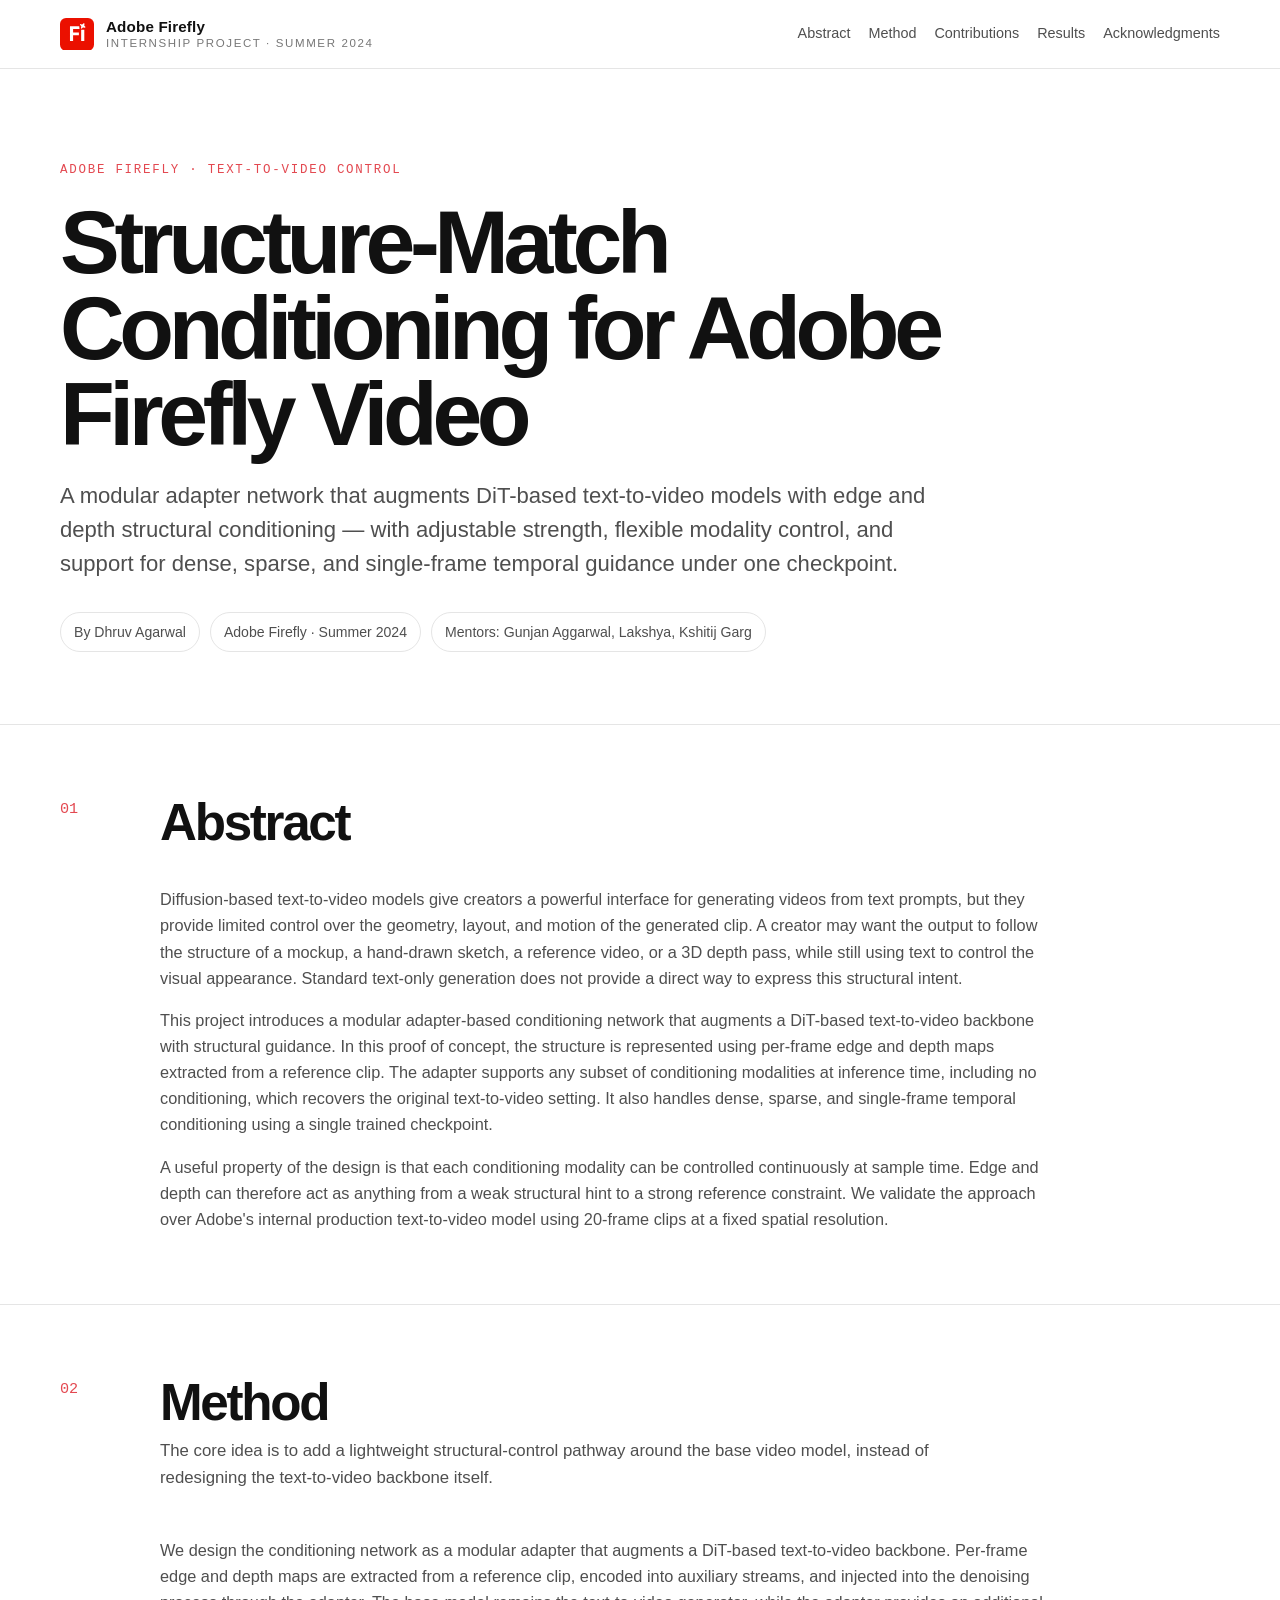
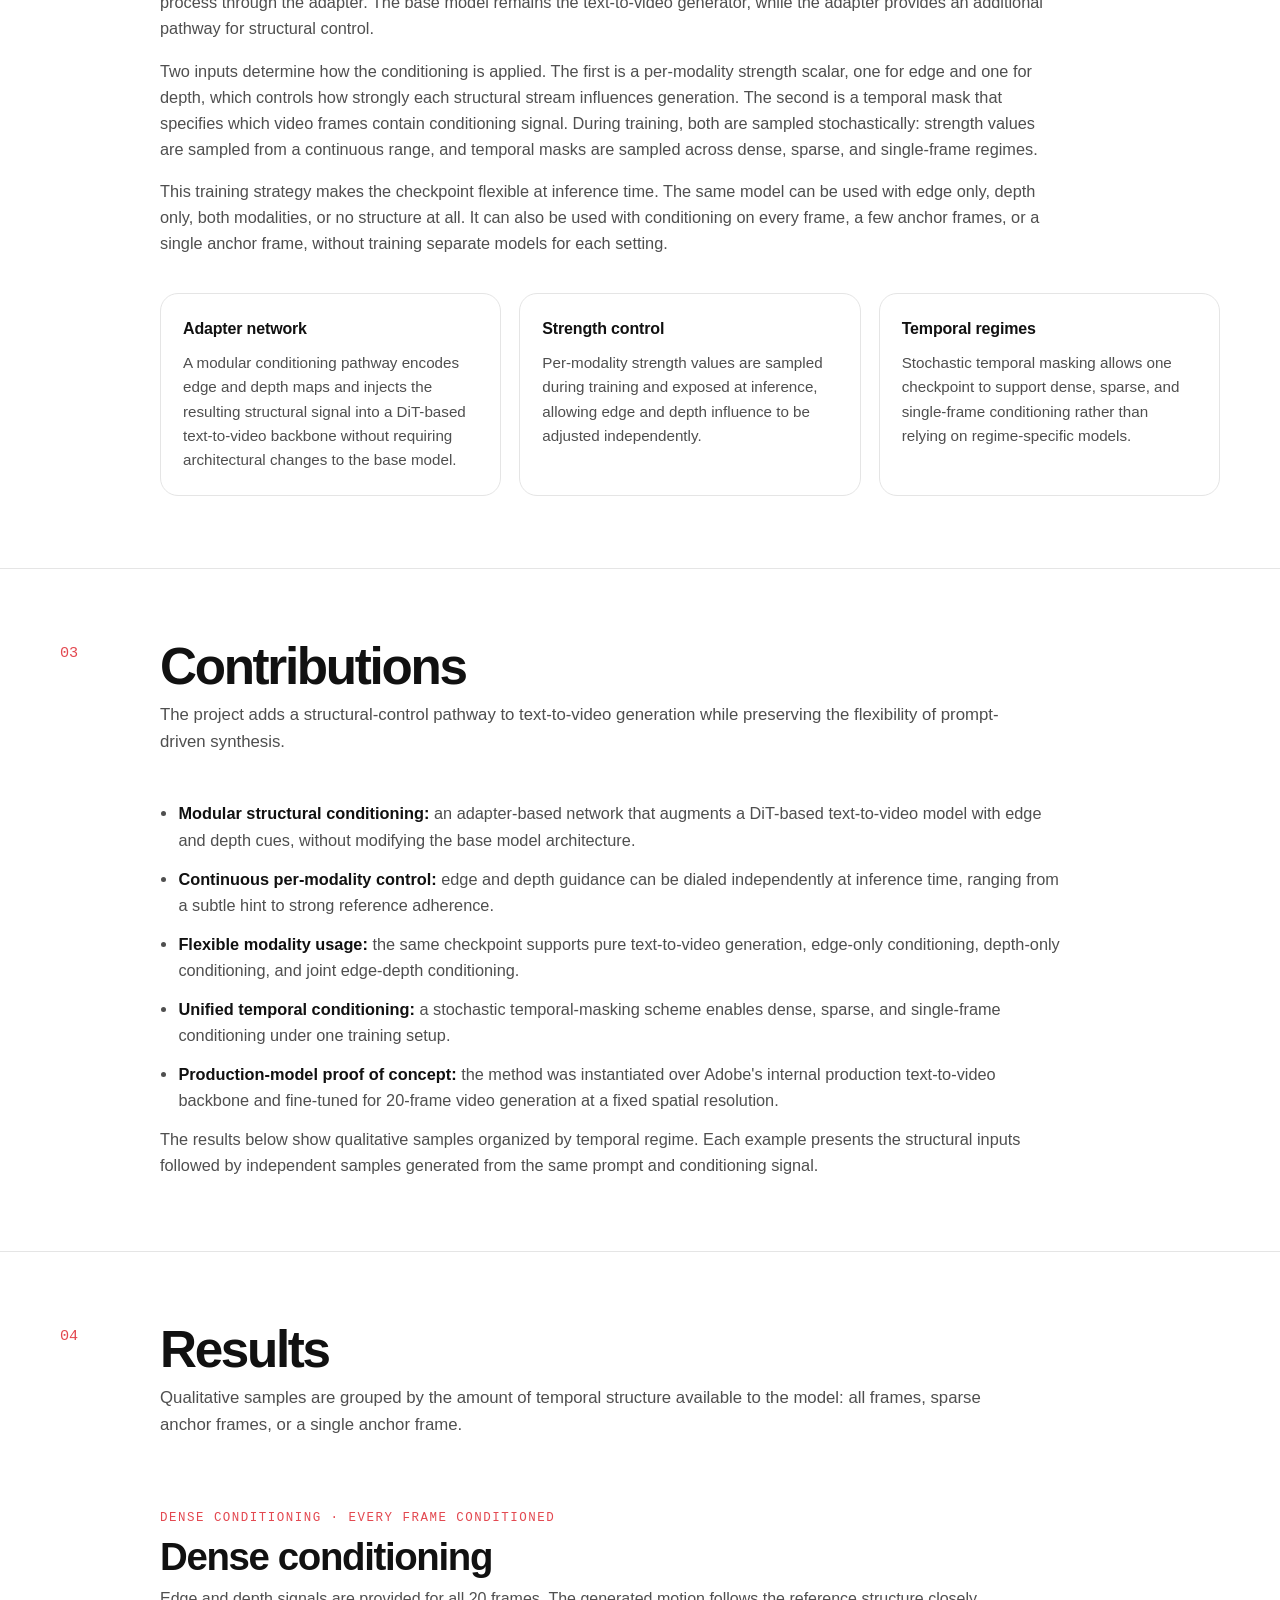
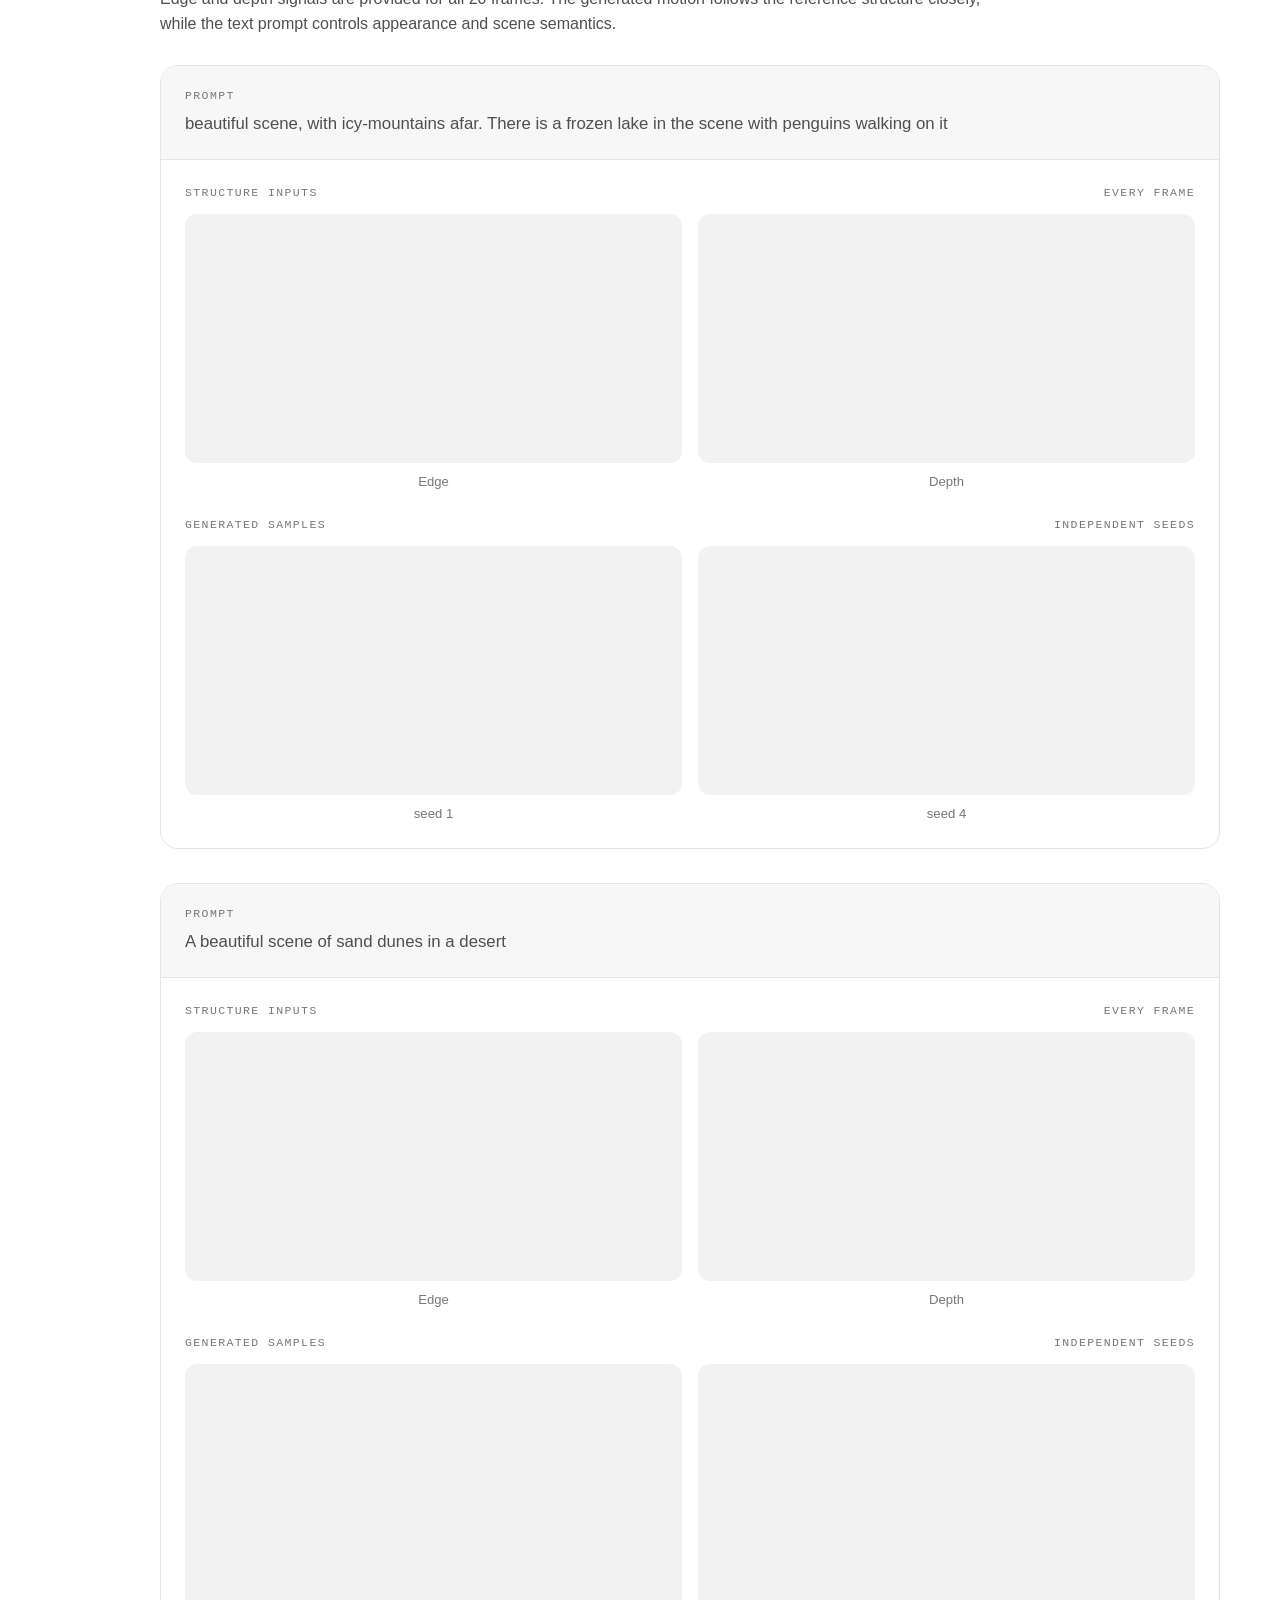
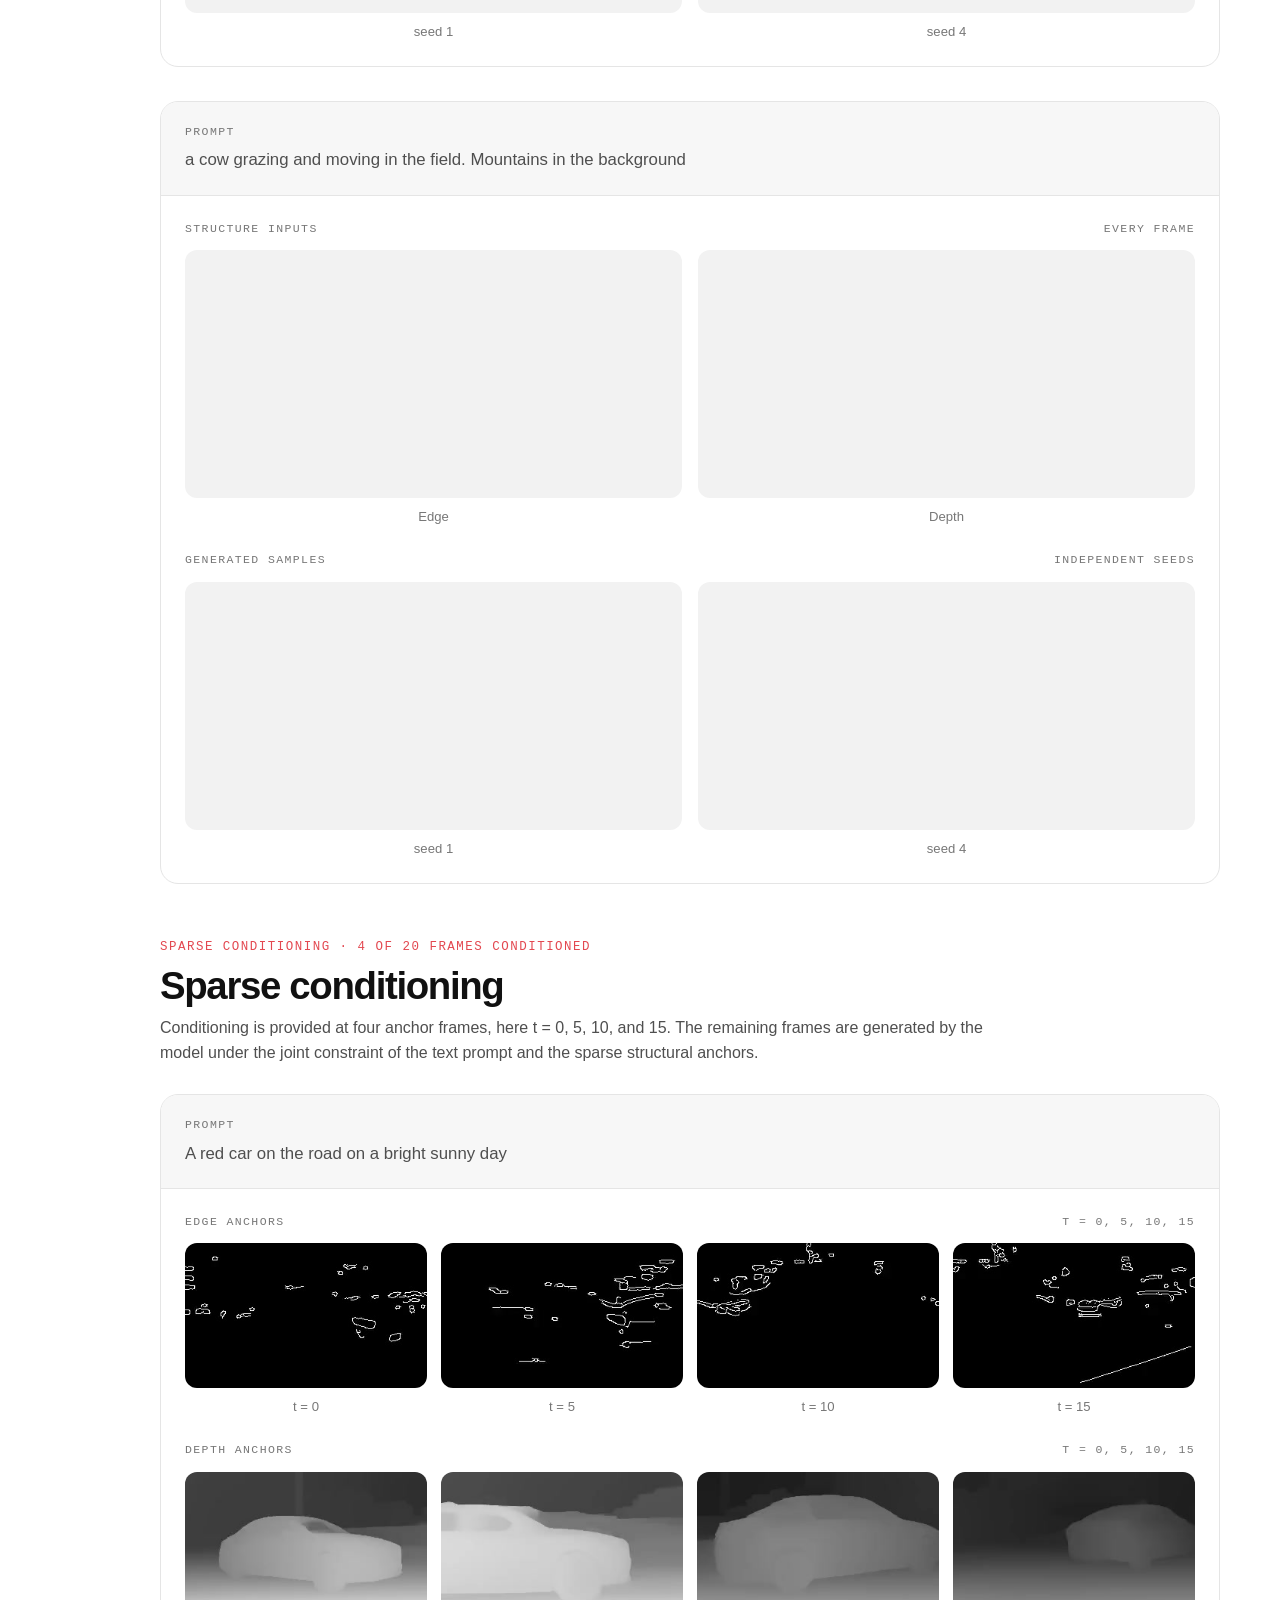
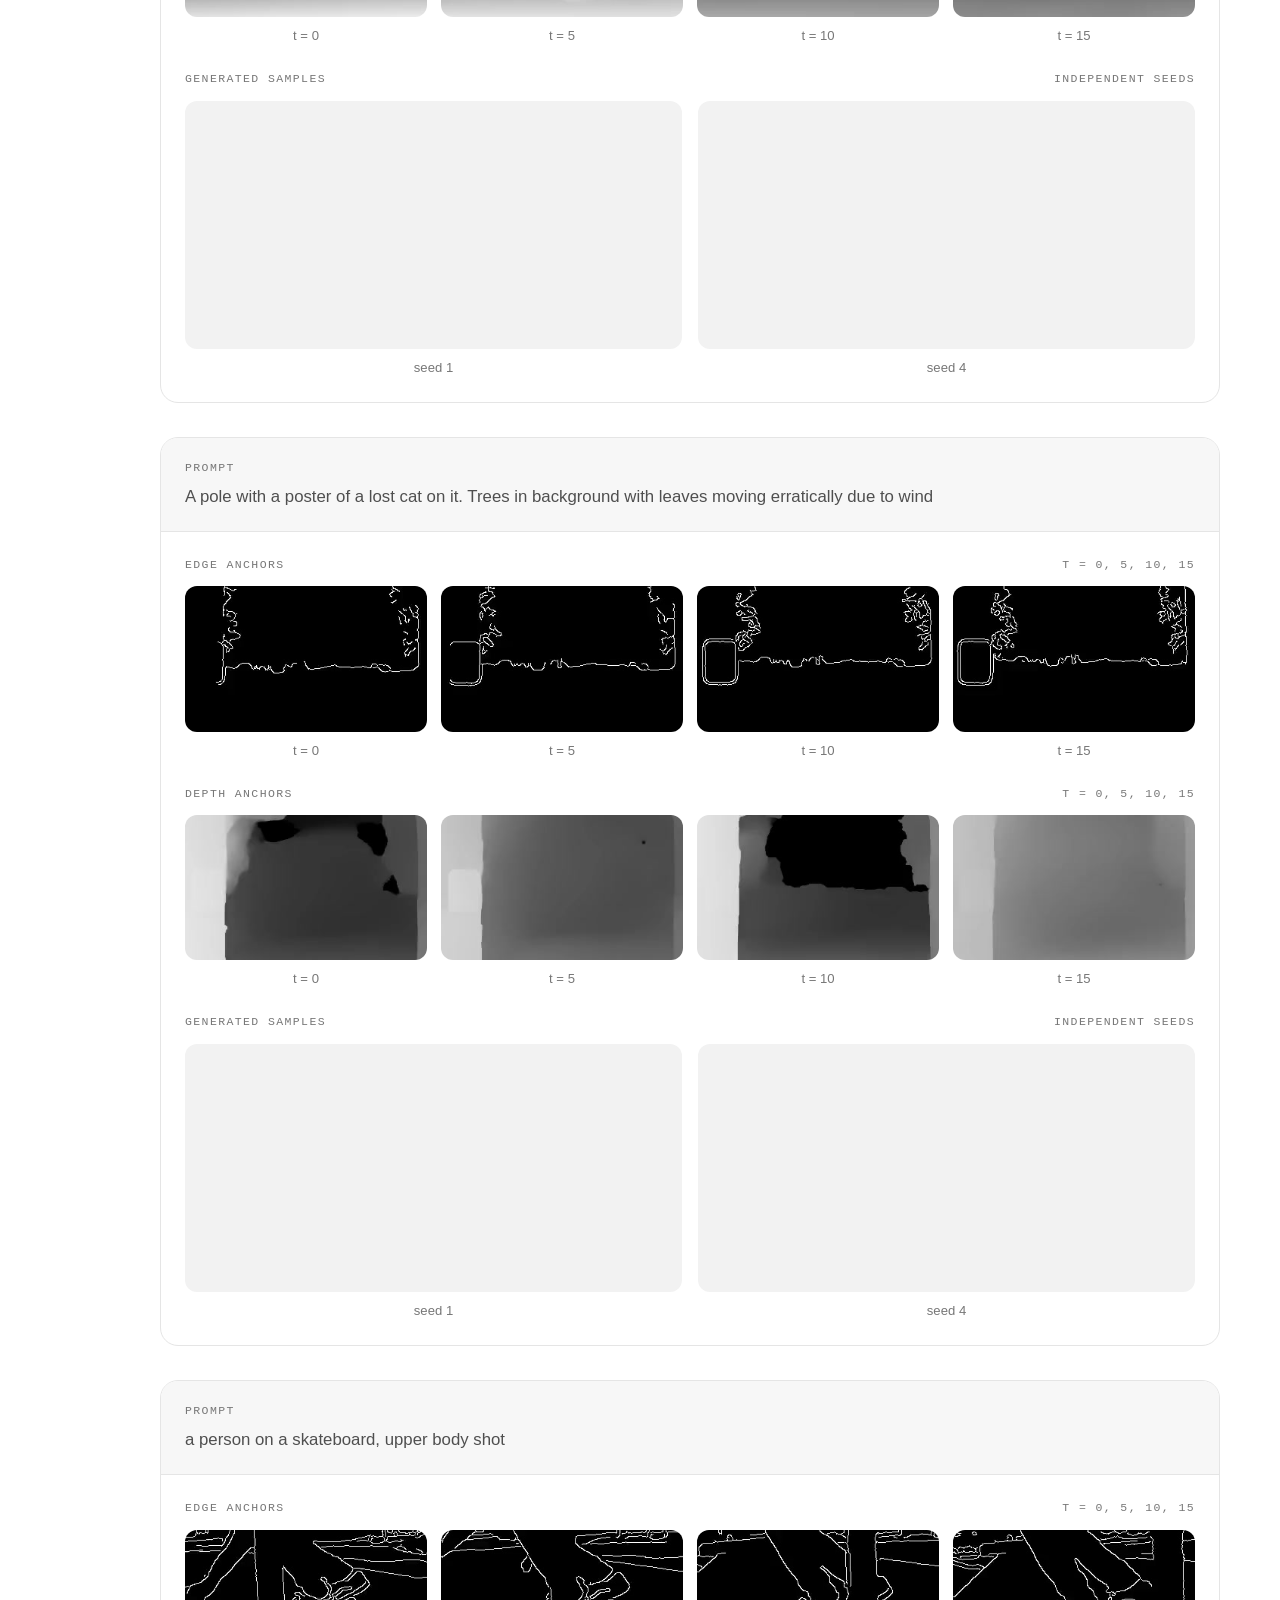
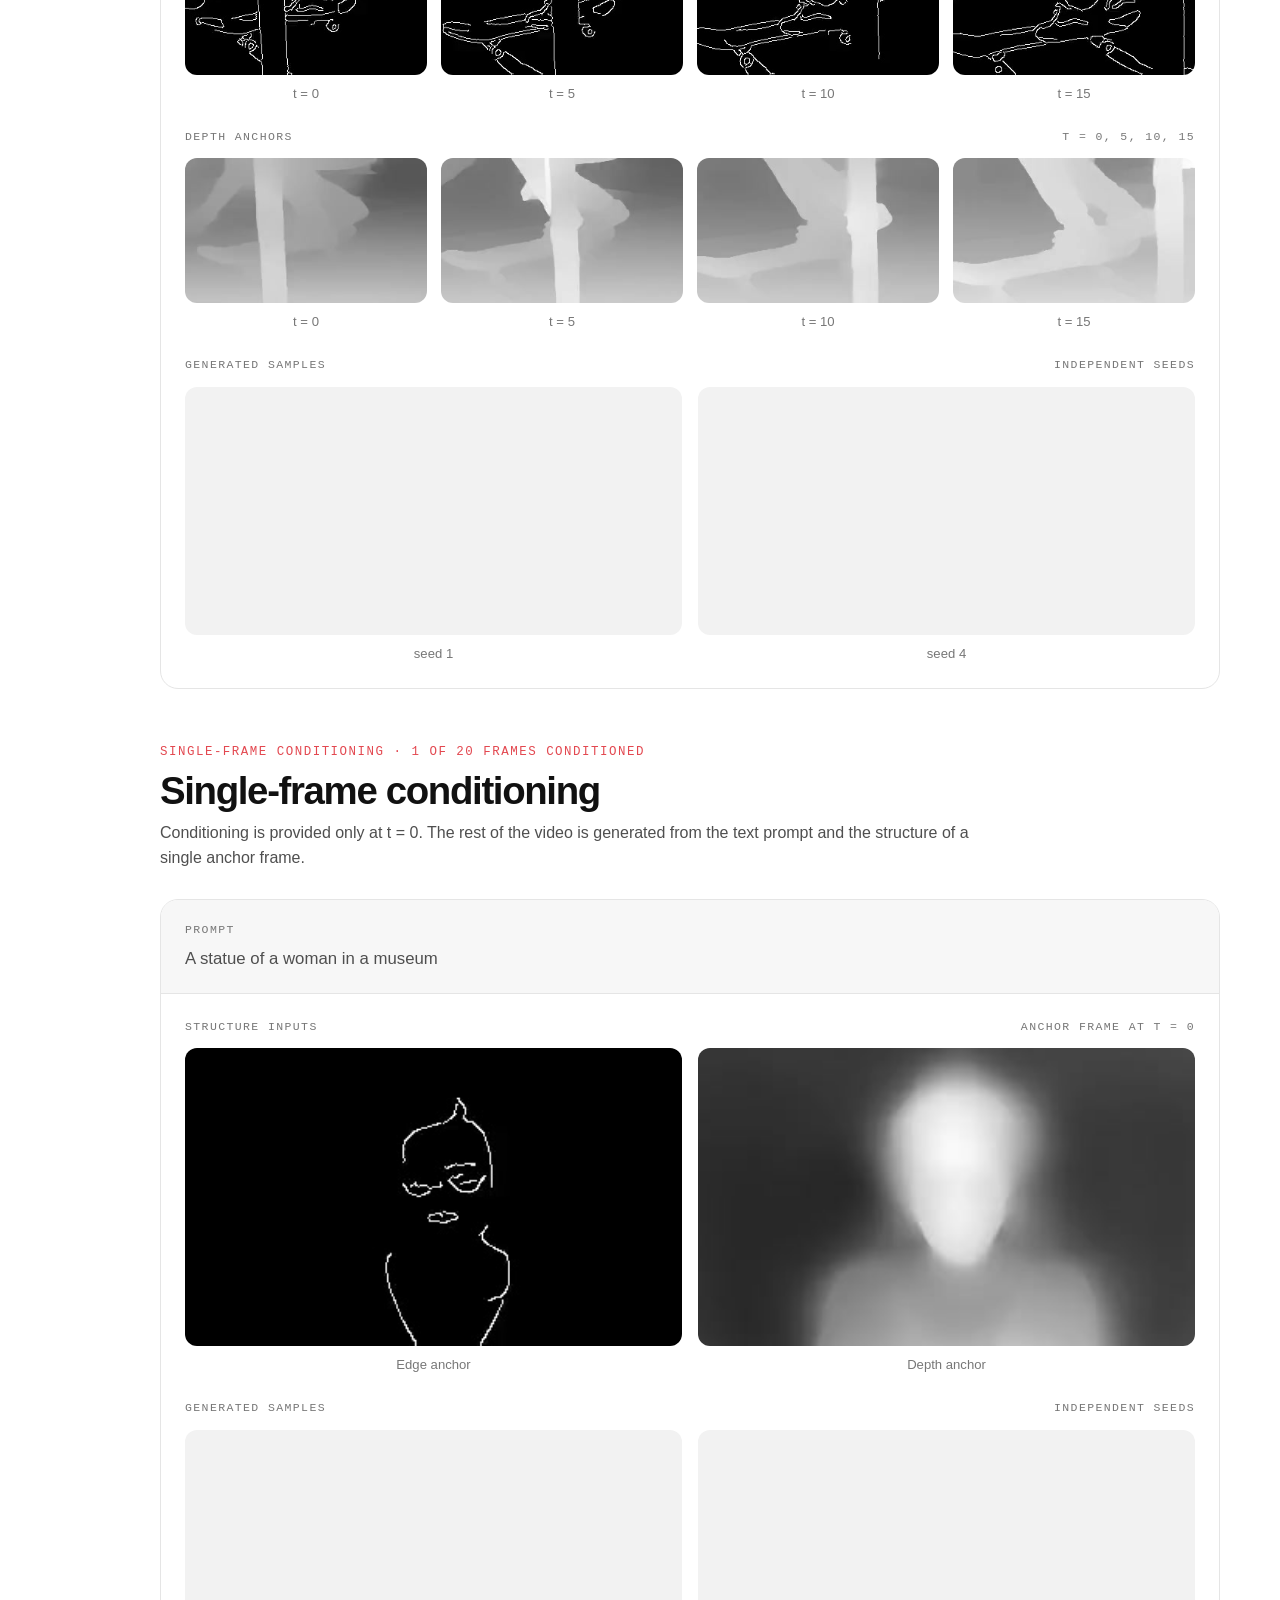
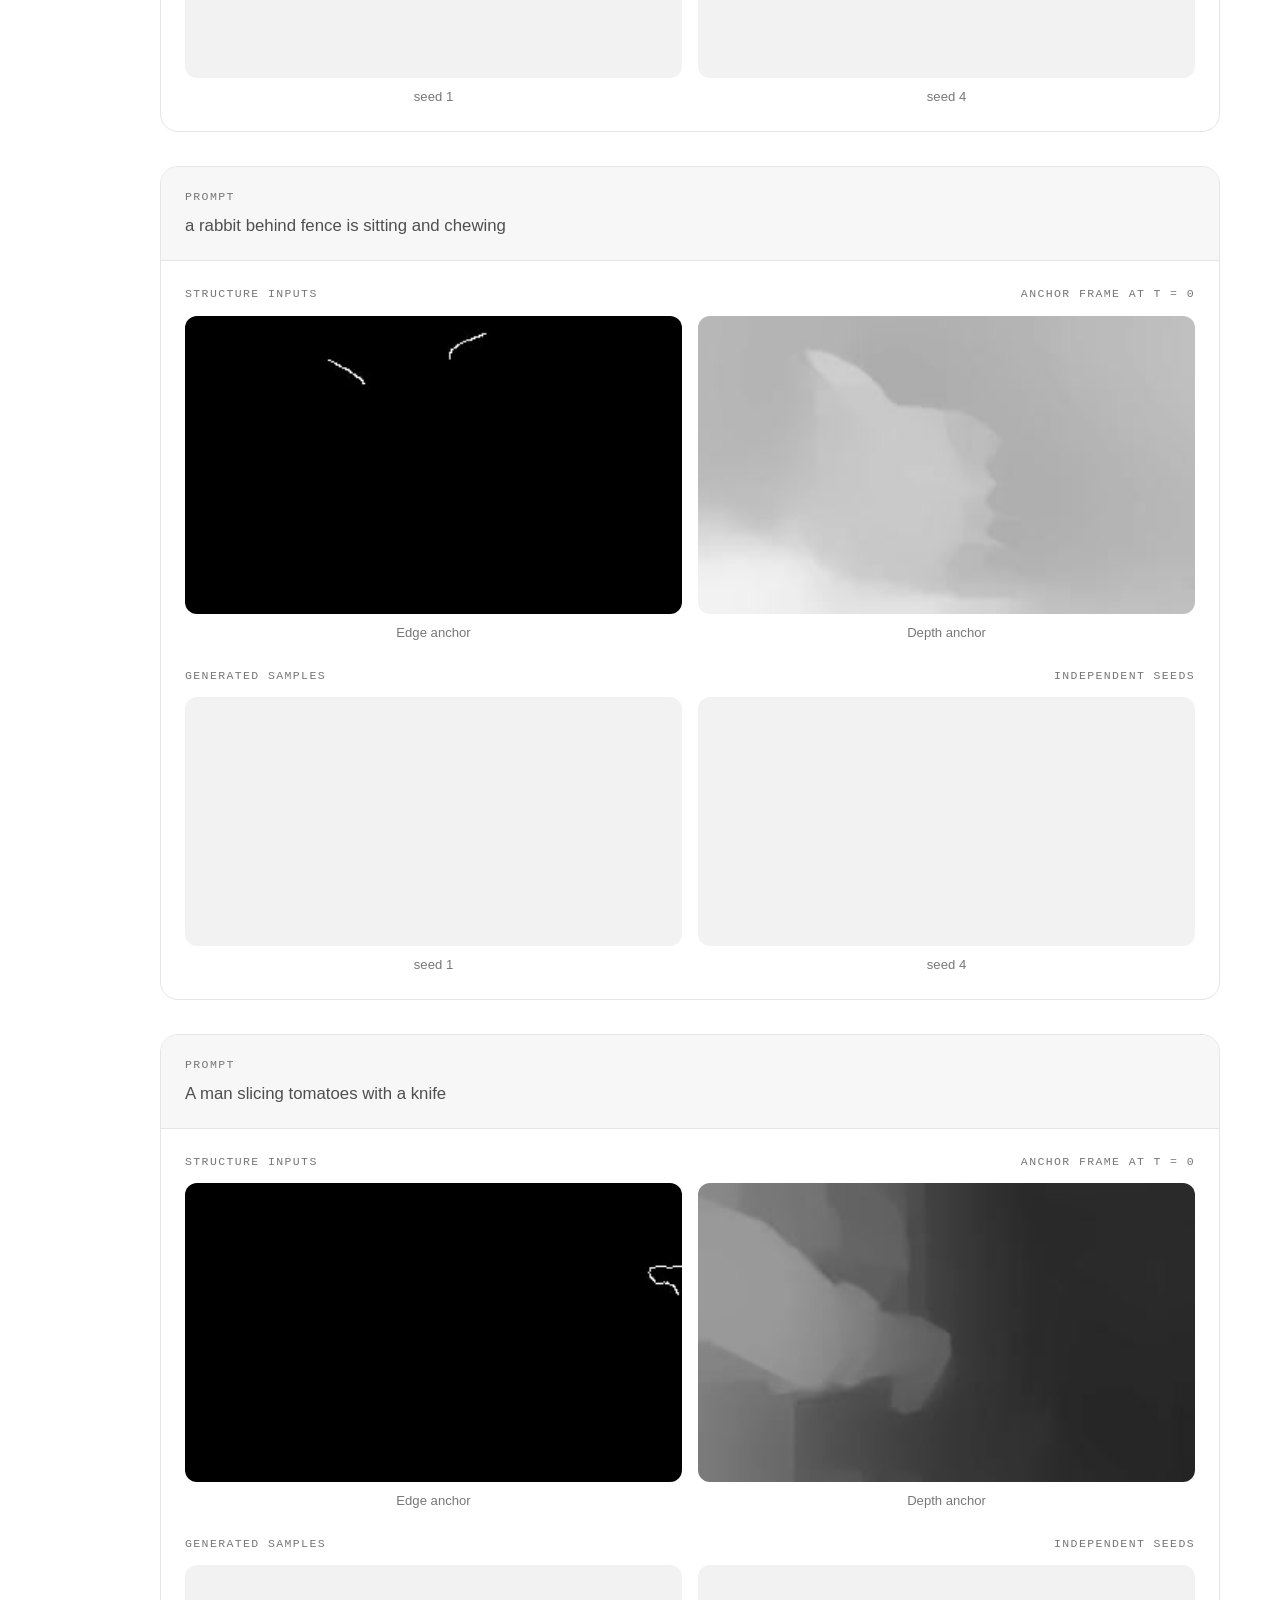
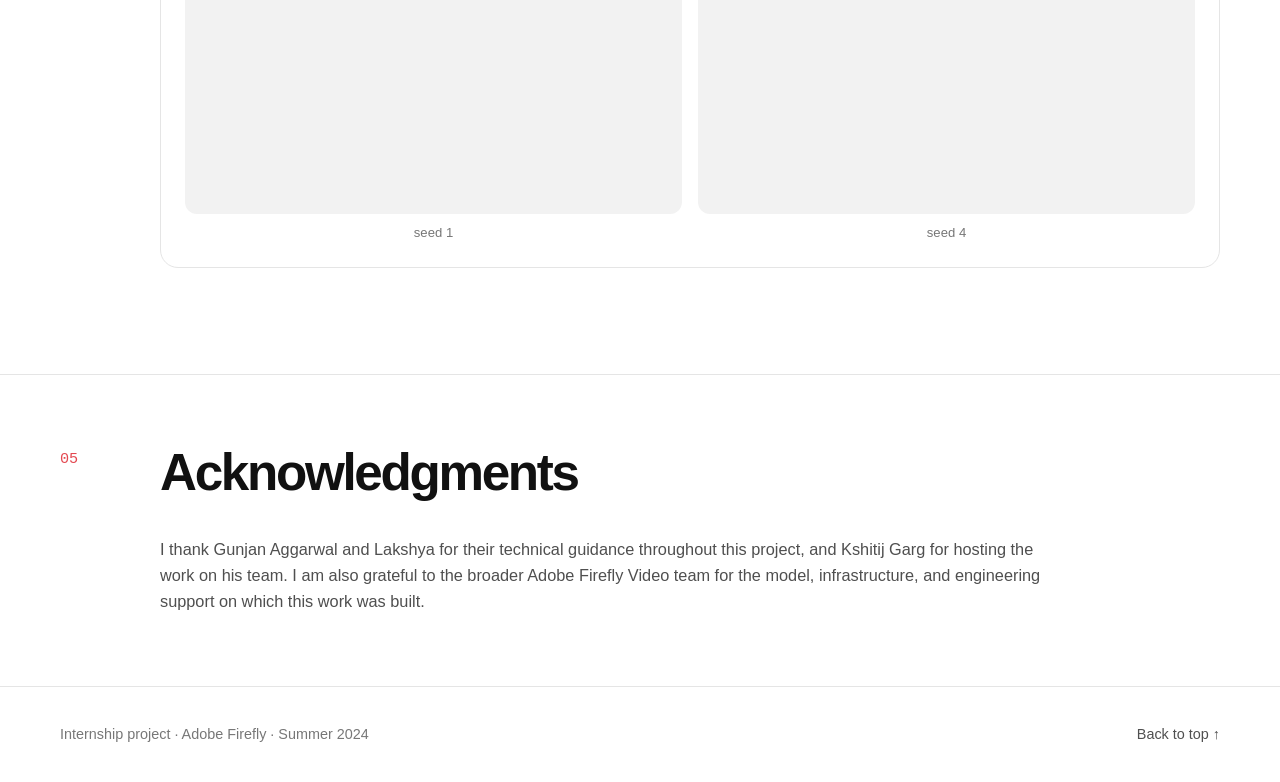
<file: projects/adobe_firefly_research_internship/index.html>
<!DOCTYPE html>
<html lang="en">
<head>
  <meta charset="UTF-8" />
  <meta name="viewport" content="width=device-width, initial-scale=1.0" />
  <meta name="description" content="Structure-Match Conditioning for Adobe Firefly Video: edge and depth structural conditioning for controllable text-to-video generation." />
  <meta name="author" content="Dhruv Agarwal" />
  <title>Structure-Match Conditioning for Adobe Firefly Video</title>

  <style>
    :root {
      --bg: #ffffff;
      --panel: #ffffff;
      --panel-2: #f7f7f7;
      --text: #111111;
      --muted: #4f4f4f;
      --muted-2: #777777;
      --border: #e5e5e5;
      --accent: #e34850;
      --accent-soft: rgba(227, 72, 80, 0.08);
      --max-width: 1160px;
      --radius: 18px;
      --font: Inter, "Adobe Clean", "Helvetica Neue", Arial, sans-serif;
      --mono: SFMono-Regular, Menlo, Monaco, Consolas, monospace;
    }

    * {
      box-sizing: border-box;
    }

    html {
      scroll-behavior: smooth;
    }

    body {
      margin: 0;
      background: var(--bg);
      color: var(--text);
      font-family: var(--font);
      line-height: 1.6;
    }

    a {
      color: inherit;
      text-decoration: none;
    }

    img,
    video {
      display: block;
      width: 100%;
      height: auto;
      border-radius: 12px;
      background: #f2f2f2;
    }

    .container {
      width: min(var(--max-width), calc(100% - 40px));
      margin: 0 auto;
    }

    header {
      border-bottom: 1px solid var(--border);
      background: rgba(255, 255, 255, 0.92);
      backdrop-filter: blur(16px);
      position: sticky;
      top: 0;
      z-index: 10;
    }

    .topbar {
      min-height: 68px;
      display: flex;
      align-items: center;
      justify-content: space-between;
      gap: 24px;
    }

    .brand {
      display: flex;
      align-items: center;
      gap: 12px;
      line-height: 1.25;
    }

    .brand-logo {
      width: 34px;
      height: auto;
      flex: 0 0 34px;
      display: block;
    }

    .brand-text {
      display: flex;
      flex-direction: column;
    }

    .brand strong {
      font-size: 0.95rem;
      letter-spacing: 0.01em;
    }

    .brand .brand-subtitle {
      color: var(--muted-2);
      font-size: 0.72rem;
      letter-spacing: 0.14em;
      text-transform: uppercase;
    }

    nav {
      display: flex;
      align-items: center;
      gap: 18px;
      color: var(--muted);
      font-size: 0.9rem;
    }

    nav a:hover {
      color: var(--text);
    }

    .hero {
      padding: 92px 0 72px;
      border-bottom: 1px solid var(--border);
    }

    .eyebrow {
      margin-bottom: 18px;
      color: var(--accent);
      font-family: var(--mono);
      font-size: 0.78rem;
      letter-spacing: 0.14em;
      text-transform: uppercase;
    }

    h1,
    h2,
    h3,
    p {
      margin-top: 0;
    }

    h1 {
      max-width: 980px;
      margin-bottom: 22px;
      font-size: clamp(3rem, 7vw, 6.2rem);
      line-height: 0.96;
      letter-spacing: -0.06em;
    }

    .subtitle {
      max-width: 880px;
      margin-bottom: 28px;
      color: var(--muted);
      font-size: clamp(1.08rem, 1.8vw, 1.38rem);
      line-height: 1.55;
    }

    .meta {
      display: flex;
      flex-wrap: wrap;
      gap: 10px;
      margin-top: 30px;
    }

    .pill {
      border: 1px solid var(--border);
      border-radius: 999px;
      padding: 8px 13px;
      color: var(--muted);
      background: #ffffff;
      font-size: 0.88rem;
    }

    section {
      padding: 72px 0;
      border-bottom: 1px solid var(--border);
    }

    .section-heading {
      display: grid;
      grid-template-columns: 72px 1fr;
      gap: 28px;
      align-items: start;
      margin-bottom: 28px;
    }

    .section-number {
      color: var(--accent);
      font-family: var(--mono);
      font-size: 0.95rem;
    }

    .section-title h2 {
      margin-bottom: 10px;
      font-size: clamp(2rem, 4vw, 3.4rem);
      line-height: 1;
      letter-spacing: -0.045em;
    }

    .section-title p {
      max-width: 860px;
      color: var(--muted);
      font-size: 1.05rem;
    }

    .content {
      margin-left: 100px;
      max-width: 900px;
      color: var(--muted);
      font-size: 1.02rem;
    }

    .content p:last-child {
      margin-bottom: 0;
    }

    .feature-grid {
      display: grid;
      grid-template-columns: repeat(3, 1fr);
      gap: 18px;
      margin-top: 36px;
      margin-left: 100px;
    }

    .feature-card {
      border: 1px solid var(--border);
      border-radius: var(--radius);
      padding: 22px;
      background: var(--panel);
    }

    .feature-card h3 {
      margin-bottom: 10px;
      font-size: 1rem;
      letter-spacing: -0.01em;
    }

    .feature-card p {
      margin-bottom: 0;
      color: var(--muted);
      font-size: 0.95rem;
    }

    .contribution-list {
      margin: 0;
      padding-left: 1.15rem;
    }

    .contribution-list li {
      margin-bottom: 13px;
      color: var(--muted);
    }

    .contribution-list strong {
      color: var(--text);
      font-weight: 650;
    }

    .regime {
      margin-top: 54px;
    }

    .regime:first-of-type {
      margin-top: 0;
    }

    .regime-header {
      margin-left: 100px;
      margin-bottom: 28px;
    }

    .regime-kicker {
      color: var(--accent);
      font-family: var(--mono);
      font-size: 0.78rem;
      letter-spacing: 0.12em;
      text-transform: uppercase;
    }

    .regime h3 {
      margin: 8px 0 8px;
      font-size: clamp(1.7rem, 3vw, 2.6rem);
      line-height: 1.05;
      letter-spacing: -0.035em;
    }

    .regime p {
      max-width: 840px;
      color: var(--muted);
    }

    .example {
      margin-left: 100px;
      margin-bottom: 34px;
      border: 1px solid var(--border);
      border-radius: var(--radius);
      background: var(--panel);
      overflow: hidden;
    }

    .example-header {
      padding: 22px 24px;
      border-bottom: 1px solid var(--border);
      background: var(--panel-2);
    }

    .prompt {
      margin: 0;
      color: var(--text);
      font-size: 1.05rem;
      line-height: 1.45;
    }

    .prompt::before {
      content: "Prompt";
      display: block;
      margin-bottom: 8px;
      color: var(--muted-2);
      font-family: var(--mono);
      font-size: 0.72rem;
      letter-spacing: 0.12em;
      text-transform: uppercase;
    }

    .example-body {
      padding: 24px;
    }

    .media-label {
      display: flex;
      align-items: baseline;
      justify-content: space-between;
      gap: 12px;
      margin-bottom: 12px;
      color: var(--muted-2);
      font-family: var(--mono);
      font-size: 0.72rem;
      letter-spacing: 0.12em;
      text-transform: uppercase;
    }

    .media-grid.two {
      display: grid;
      grid-template-columns: repeat(2, 1fr);
      gap: 16px;
      margin-bottom: 24px;
    }

    .media-grid.four {
      display: grid;
      grid-template-columns: repeat(4, 1fr);
      gap: 14px;
      margin-bottom: 24px;
    }

    .media-grid.samples {
      display: grid;
      grid-template-columns: repeat(2, 1fr);
      gap: 16px;
    }

    .tile-caption {
      margin-top: 8px;
      color: var(--muted-2);
      font-size: 0.82rem;
      text-align: center;
    }

    footer {
      padding: 36px 0;
      color: var(--muted-2);
      font-size: 0.9rem;
    }

    footer .container {
      display: flex;
      align-items: center;
      justify-content: space-between;
      gap: 18px;
      flex-wrap: wrap;
    }

    footer a {
      color: var(--muted);
    }

    footer a:hover {
      color: var(--text);
    }

    @media (max-width: 900px) {
      nav {
        display: none;
      }

      .section-heading {
        grid-template-columns: 1fr;
        gap: 8px;
      }

      .content,
      .feature-grid,
      .regime-header,
      .example {
        margin-left: 0;
      }

      .feature-grid,
      .media-grid.two,
      .media-grid.four,
      .media-grid.samples {
        grid-template-columns: 1fr;
      }
    }
  </style>
</head>

<body>
  <header>
    <div class="container topbar">
      <a class="brand" href="#top" aria-label="Back to top">
        <svg class="brand-logo" xmlns="http://www.w3.org/2000/svg" viewBox="0 0 56 54" role="img" aria-label="Adobe Firefly">
          <rect width="56" height="54" rx="9.91" ry="9.91" fill="#eb1000"/>
          <path fill="#fff" d="M21.57,37.57c0,.22-.1.32-.32.32h-4.57c-.18,0-.25-.13-.25-.32V13.94c0-.21.07-.29.28-.29h14.65c.25,0,.31.07.35.31l.41,3.99c.04.22-.07.32-.31.32h-10.24v5.62h9.23c.21,0,.31.07.31.29v4.04c0,.22-.11.29-.29.29h-9.25v9.06Z"/>
          <path fill="#fff" d="M34.86,19.81c0-.21.1-.31.31-.31h4.55c.24,0,.31.06.31.3v17.74c0,.24-.07.34-.34.34h-4.46c-.25,0-.37-.11-.37-.35v-17.73Z"/>
          <path fill="#fff" d="M38.56,15.5l2.26.51c.89.2,1.51-.86.89-1.53l-1.57-1.7c-.21-.22-.29-.53-.22-.83l.51-2.26c.2-.89-.87-1.5-1.54-.88l-1.7,1.57c-.22.21-.54.29-.83.22l-2.26-.51c-.89-.2-1.51.86-.89,1.53l1.57,1.7c.21.22.29.53.22.83l-.51,2.26c-.2.89.87,1.5,1.54.88l1.7-1.57c.22-.21.54-.29.83-.22Z"/>
        </svg>
        <span class="brand-text">
          <strong>Adobe Firefly</strong>
          <span class="brand-subtitle">Internship Project · Summer 2024</span>
        </span>
      </a>
      <nav aria-label="Page navigation">
        <a href="#abstract">Abstract</a>
        <a href="#method">Method</a>
        <a href="#contributions">Contributions</a>
        <a href="#results">Results</a>
        <a href="#acknowledgments">Acknowledgments</a>
      </nav>
    </div>
  </header>

  <main id="top">
    <section class="hero">
      <div class="container">
        <div class="eyebrow">Adobe Firefly · Text-to-Video Control</div>
        <h1>Structure-Match Conditioning for Adobe Firefly Video</h1>
        <p class="subtitle">
          A modular adapter network that augments DiT-based text-to-video models with edge and depth structural conditioning &mdash; with adjustable strength, flexible modality control, and support for dense, sparse, and single-frame temporal guidance under one checkpoint.
        </p>
        <div class="meta" aria-label="Project metadata">
          <span class="pill">By Dhruv Agarwal</span>
          <span class="pill">Adobe Firefly · Summer 2024</span>
          <span class="pill">Mentors: Gunjan Aggarwal, Lakshya, Kshitij Garg</span>
        </div>
      </div>
    </section>

    <section id="abstract">
      <div class="container">
        <div class="section-heading">
          <div class="section-number">01</div>
          <div class="section-title">
            <h2>Abstract</h2>
          </div>
        </div>
        <div class="content">
          <p>
            Diffusion-based text-to-video models give creators a powerful interface for generating videos from text prompts, but they provide limited control over the geometry, layout, and motion of the generated clip. A creator may want the output to follow the structure of a mockup, a hand-drawn sketch, a reference video, or a 3D depth pass, while still using text to control the visual appearance. Standard text-only generation does not provide a direct way to express this structural intent.
          </p>
          <p>
            This project introduces a modular adapter-based conditioning network that augments a DiT-based text-to-video backbone with structural guidance. In this proof of concept, the structure is represented using per-frame edge and depth maps extracted from a reference clip. The adapter supports any subset of conditioning modalities at inference time, including no conditioning, which recovers the original text-to-video setting. It also handles dense, sparse, and single-frame temporal conditioning using a single trained checkpoint.
          </p>
          <p>
            A useful property of the design is that each conditioning modality can be controlled continuously at sample time. Edge and depth can therefore act as anything from a weak structural hint to a strong reference constraint. We validate the approach over Adobe's internal production text-to-video model using 20-frame clips at a fixed spatial resolution.
          </p>
        </div>
      </div>
    </section>

    <section id="method">
      <div class="container">
        <div class="section-heading">
          <div class="section-number">02</div>
          <div class="section-title">
            <h2>Method</h2>
            <p>
              The core idea is to add a lightweight structural-control pathway around the base video model, instead of redesigning the text-to-video backbone itself.
            </p>
          </div>
        </div>

        <div class="content">
          <p>
            We design the conditioning network as a modular adapter that augments a DiT-based text-to-video backbone. Per-frame edge and depth maps are extracted from a reference clip, encoded into auxiliary streams, and injected into the denoising process through the adapter. The base model remains the text-to-video generator, while the adapter provides an additional pathway for structural control.
          </p>
          <p>
            Two inputs determine how the conditioning is applied. The first is a per-modality strength scalar, one for edge and one for depth, which controls how strongly each structural stream influences generation. The second is a temporal mask that specifies which video frames contain conditioning signal. During training, both are sampled stochastically: strength values are sampled from a continuous range, and temporal masks are sampled across dense, sparse, and single-frame regimes.
          </p>
          <p>
            This training strategy makes the checkpoint flexible at inference time. The same model can be used with edge only, depth only, both modalities, or no structure at all. It can also be used with conditioning on every frame, a few anchor frames, or a single anchor frame, without training separate models for each setting.
          </p>
        </div>

        <div class="feature-grid">
          <article class="feature-card">
            <h3>Adapter network</h3>
            <p>
              A modular conditioning pathway encodes edge and depth maps and injects the resulting structural signal into a DiT-based text-to-video backbone without requiring architectural changes to the base model.
            </p>
          </article>
          <article class="feature-card">
            <h3>Strength control</h3>
            <p>
              Per-modality strength values are sampled during training and exposed at inference, allowing edge and depth influence to be adjusted independently.
            </p>
          </article>
          <article class="feature-card">
            <h3>Temporal regimes</h3>
            <p>
              Stochastic temporal masking allows one checkpoint to support dense, sparse, and single-frame conditioning rather than relying on regime-specific models.
            </p>
          </article>
        </div>
      </div>
    </section>

    <section id="contributions">
      <div class="container">
        <div class="section-heading">
          <div class="section-number">03</div>
          <div class="section-title">
            <h2>Contributions</h2>
            <p>
              The project adds a structural-control pathway to text-to-video generation while preserving the flexibility of prompt-driven synthesis.
            </p>
          </div>
        </div>

        <div class="content">
          <ul class="contribution-list">
            <li>
              <strong>Modular structural conditioning:</strong> an adapter-based network that augments a DiT-based text-to-video model with edge and depth cues, without modifying the base model architecture.
            </li>
            <li>
              <strong>Continuous per-modality control:</strong> edge and depth guidance can be dialed independently at inference time, ranging from a subtle hint to strong reference adherence.
            </li>
            <li>
              <strong>Flexible modality usage:</strong> the same checkpoint supports pure text-to-video generation, edge-only conditioning, depth-only conditioning, and joint edge-depth conditioning.
            </li>
            <li>
              <strong>Unified temporal conditioning:</strong> a stochastic temporal-masking scheme enables dense, sparse, and single-frame conditioning under one training setup.
            </li>
            <li>
              <strong>Production-model proof of concept:</strong> the method was instantiated over Adobe's internal production text-to-video backbone and fine-tuned for 20-frame video generation at a fixed spatial resolution.
            </li>
          </ul>
          <p>
            The results below show qualitative samples organized by temporal regime. Each example presents the structural inputs followed by independent samples generated from the same prompt and conditioning signal.
          </p>
        </div>
      </div>
    </section>

    <section id="results">
      <div class="container">
        <div class="section-heading">
          <div class="section-number">04</div>
          <div class="section-title">
            <h2>Results</h2>
            <p>
              Qualitative samples are grouped by the amount of temporal structure available to the model: all frames, sparse anchor frames, or a single anchor frame.
            </p>
          </div>
        </div>

        <div class="regime">
          <div class="regime-header">
            <div class="regime-kicker">Dense conditioning · every frame conditioned</div>
            <h3>Dense conditioning</h3>
            <p>
              Edge and depth signals are provided for all 20 frames. The generated motion follows the reference structure closely, while the text prompt controls appearance and scene semantics.
            </p>
          </div>

          <article class="example">
            <div class="example-header">
              <p class="prompt">beautiful scene, with icy-mountains afar. There is a frozen lake in the scene with penguins walking on it</p>
            </div>
            <div class="example-body">
              <div class="media-label"><span>Structure inputs</span><span>every frame</span></div>
              <div class="media-grid two">
                <div><video src="assets/dense/row_5_col_0.mp4" autoplay loop muted playsinline></video><div class="tile-caption">Edge</div></div>
                <div><video src="assets/dense/row_5_col_1.mp4" autoplay loop muted playsinline></video><div class="tile-caption">Depth</div></div>
              </div>
              <div class="media-label"><span>Generated samples</span><span>independent seeds</span></div>
              <div class="media-grid samples">
                <div><video src="assets/dense/row_5_col_2.mp4" autoplay loop muted playsinline></video><div class="tile-caption">seed 1</div></div>
                <div><video src="assets/dense/row_5_col_5.mp4" autoplay loop muted playsinline></video><div class="tile-caption">seed 4</div></div>
              </div>
            </div>
          </article>

          <article class="example">
            <div class="example-header">
              <p class="prompt">A beautiful scene of sand dunes in a desert</p>
            </div>
            <div class="example-body">
              <div class="media-label"><span>Structure inputs</span><span>every frame</span></div>
              <div class="media-grid two">
                <div><video src="assets/dense/row_6_col_0.mp4" autoplay loop muted playsinline></video><div class="tile-caption">Edge</div></div>
                <div><video src="assets/dense/row_6_col_1.mp4" autoplay loop muted playsinline></video><div class="tile-caption">Depth</div></div>
              </div>
              <div class="media-label"><span>Generated samples</span><span>independent seeds</span></div>
              <div class="media-grid samples">
                <div><video src="assets/dense/row_6_col_2.mp4" autoplay loop muted playsinline></video><div class="tile-caption">seed 1</div></div>
                <div><video src="assets/dense/row_6_col_5.mp4" autoplay loop muted playsinline></video><div class="tile-caption">seed 4</div></div>
              </div>
            </div>
          </article>

          <article class="example">
            <div class="example-header">
              <p class="prompt">a cow grazing and moving in the field. Mountains in the background</p>
            </div>
            <div class="example-body">
              <div class="media-label"><span>Structure inputs</span><span>every frame</span></div>
              <div class="media-grid two">
                <div><video src="assets/dense/row_11_col_0.mp4" autoplay loop muted playsinline></video><div class="tile-caption">Edge</div></div>
                <div><video src="assets/dense/row_11_col_1.mp4" autoplay loop muted playsinline></video><div class="tile-caption">Depth</div></div>
              </div>
              <div class="media-label"><span>Generated samples</span><span>independent seeds</span></div>
              <div class="media-grid samples">
                <div><video src="assets/dense/row_11_col_2.mp4" autoplay loop muted playsinline></video><div class="tile-caption">seed 1</div></div>
                <div><video src="assets/dense/row_11_col_5.mp4" autoplay loop muted playsinline></video><div class="tile-caption">seed 4</div></div>
              </div>
            </div>
          </article>
        </div>

        <div class="regime">
          <div class="regime-header">
            <div class="regime-kicker">Sparse conditioning · 4 of 20 frames conditioned</div>
            <h3>Sparse conditioning</h3>
            <p>
              Conditioning is provided at four anchor frames, here t = 0, 5, 10, and 15. The remaining frames are generated by the model under the joint constraint of the text prompt and the sparse structural anchors.
            </p>
          </div>

          <article class="example">
            <div class="example-header">
              <p class="prompt">A red car on the road on a bright sunny day</p>
            </div>
            <div class="example-body">
              <div class="media-label"><span>Edge anchors</span><span>t = 0, 5, 10, 15</span></div>
              <div class="media-grid four">
                <div><img src="assets/sparse/row_3_col_0_anchors/00.jpg" alt="Edge anchor t=0"><div class="tile-caption">t = 0</div></div>
                <div><img src="assets/sparse/row_3_col_0_anchors/05.jpg" alt="Edge anchor t=5"><div class="tile-caption">t = 5</div></div>
                <div><img src="assets/sparse/row_3_col_0_anchors/10.jpg" alt="Edge anchor t=10"><div class="tile-caption">t = 10</div></div>
                <div><img src="assets/sparse/row_3_col_0_anchors/15.jpg" alt="Edge anchor t=15"><div class="tile-caption">t = 15</div></div>
              </div>
              <div class="media-label"><span>Depth anchors</span><span>t = 0, 5, 10, 15</span></div>
              <div class="media-grid four">
                <div><img src="assets/sparse/row_3_col_1_anchors/00.jpg" alt="Depth anchor t=0"><div class="tile-caption">t = 0</div></div>
                <div><img src="assets/sparse/row_3_col_1_anchors/05.jpg" alt="Depth anchor t=5"><div class="tile-caption">t = 5</div></div>
                <div><img src="assets/sparse/row_3_col_1_anchors/10.jpg" alt="Depth anchor t=10"><div class="tile-caption">t = 10</div></div>
                <div><img src="assets/sparse/row_3_col_1_anchors/15.jpg" alt="Depth anchor t=15"><div class="tile-caption">t = 15</div></div>
              </div>
              <div class="media-label"><span>Generated samples</span><span>independent seeds</span></div>
              <div class="media-grid samples">
                <div><video src="assets/sparse/row_3_col_2.mp4" autoplay loop muted playsinline></video><div class="tile-caption">seed 1</div></div>
                <div><video src="assets/sparse/row_3_col_5.mp4" autoplay loop muted playsinline></video><div class="tile-caption">seed 4</div></div>
              </div>
            </div>
          </article>

          <article class="example">
            <div class="example-header">
              <p class="prompt">A pole with a poster of a lost cat on it. Trees in background with leaves moving erratically due to wind</p>
            </div>
            <div class="example-body">
              <div class="media-label"><span>Edge anchors</span><span>t = 0, 5, 10, 15</span></div>
              <div class="media-grid four">
                <div><img src="assets/sparse/row_15_col_0_anchors/00.jpg" alt="Edge anchor t=0"><div class="tile-caption">t = 0</div></div>
                <div><img src="assets/sparse/row_15_col_0_anchors/05.jpg" alt="Edge anchor t=5"><div class="tile-caption">t = 5</div></div>
                <div><img src="assets/sparse/row_15_col_0_anchors/10.jpg" alt="Edge anchor t=10"><div class="tile-caption">t = 10</div></div>
                <div><img src="assets/sparse/row_15_col_0_anchors/15.jpg" alt="Edge anchor t=15"><div class="tile-caption">t = 15</div></div>
              </div>
              <div class="media-label"><span>Depth anchors</span><span>t = 0, 5, 10, 15</span></div>
              <div class="media-grid four">
                <div><img src="assets/sparse/row_15_col_1_anchors/00.jpg" alt="Depth anchor t=0"><div class="tile-caption">t = 0</div></div>
                <div><img src="assets/sparse/row_15_col_1_anchors/05.jpg" alt="Depth anchor t=5"><div class="tile-caption">t = 5</div></div>
                <div><img src="assets/sparse/row_15_col_1_anchors/10.jpg" alt="Depth anchor t=10"><div class="tile-caption">t = 10</div></div>
                <div><img src="assets/sparse/row_15_col_1_anchors/15.jpg" alt="Depth anchor t=15"><div class="tile-caption">t = 15</div></div>
              </div>
              <div class="media-label"><span>Generated samples</span><span>independent seeds</span></div>
              <div class="media-grid samples">
                <div><video src="assets/sparse/row_15_col_2.mp4" autoplay loop muted playsinline></video><div class="tile-caption">seed 1</div></div>
                <div><video src="assets/sparse/row_15_col_5.mp4" autoplay loop muted playsinline></video><div class="tile-caption">seed 4</div></div>
              </div>
            </div>
          </article>

          <article class="example">
            <div class="example-header">
              <p class="prompt">a person on a skateboard, upper body shot</p>
            </div>
            <div class="example-body">
              <div class="media-label"><span>Edge anchors</span><span>t = 0, 5, 10, 15</span></div>
              <div class="media-grid four">
                <div><img src="assets/sparse/row_7_col_0_anchors/00.jpg" alt="Edge anchor t=0"><div class="tile-caption">t = 0</div></div>
                <div><img src="assets/sparse/row_7_col_0_anchors/05.jpg" alt="Edge anchor t=5"><div class="tile-caption">t = 5</div></div>
                <div><img src="assets/sparse/row_7_col_0_anchors/10.jpg" alt="Edge anchor t=10"><div class="tile-caption">t = 10</div></div>
                <div><img src="assets/sparse/row_7_col_0_anchors/15.jpg" alt="Edge anchor t=15"><div class="tile-caption">t = 15</div></div>
              </div>
              <div class="media-label"><span>Depth anchors</span><span>t = 0, 5, 10, 15</span></div>
              <div class="media-grid four">
                <div><img src="assets/sparse/row_7_col_1_anchors/00.jpg" alt="Depth anchor t=0"><div class="tile-caption">t = 0</div></div>
                <div><img src="assets/sparse/row_7_col_1_anchors/05.jpg" alt="Depth anchor t=5"><div class="tile-caption">t = 5</div></div>
                <div><img src="assets/sparse/row_7_col_1_anchors/10.jpg" alt="Depth anchor t=10"><div class="tile-caption">t = 10</div></div>
                <div><img src="assets/sparse/row_7_col_1_anchors/15.jpg" alt="Depth anchor t=15"><div class="tile-caption">t = 15</div></div>
              </div>
              <div class="media-label"><span>Generated samples</span><span>independent seeds</span></div>
              <div class="media-grid samples">
                <div><video src="assets/sparse/row_7_col_2.mp4" autoplay loop muted playsinline></video><div class="tile-caption">seed 1</div></div>
                <div><video src="assets/sparse/row_7_col_5.mp4" autoplay loop muted playsinline></video><div class="tile-caption">seed 4</div></div>
              </div>
            </div>
          </article>
        </div>

        <div class="regime">
          <div class="regime-header">
            <div class="regime-kicker">Single-frame conditioning · 1 of 20 frames conditioned</div>
            <h3>Single-frame conditioning</h3>
            <p>
              Conditioning is provided only at t = 0. The rest of the video is generated from the text prompt and the structure of a single anchor frame.
            </p>
          </div>

          <article class="example">
            <div class="example-header">
              <p class="prompt">A statue of a woman in a museum</p>
            </div>
            <div class="example-body">
              <div class="media-label"><span>Structure inputs</span><span>anchor frame at t = 0</span></div>
              <div class="media-grid two">
                <div><img src="assets/single/row_2_col_0_anchors/00.jpg" alt="Edge anchor for statue example"><div class="tile-caption">Edge anchor</div></div>
                <div><img src="assets/single/row_2_col_1_anchors/00.jpg" alt="Depth anchor for statue example"><div class="tile-caption">Depth anchor</div></div>
              </div>
              <div class="media-label"><span>Generated samples</span><span>independent seeds</span></div>
              <div class="media-grid samples">
                <div><video src="assets/single/row_2_col_2.mp4" autoplay loop muted playsinline></video><div class="tile-caption">seed 1</div></div>
                <div><video src="assets/single/row_2_col_5.mp4" autoplay loop muted playsinline></video><div class="tile-caption">seed 4</div></div>
              </div>
            </div>
          </article>

          <article class="example">
            <div class="example-header">
              <p class="prompt">a rabbit behind fence is sitting and chewing</p>
            </div>
            <div class="example-body">
              <div class="media-label"><span>Structure inputs</span><span>anchor frame at t = 0</span></div>
              <div class="media-grid two">
                <div><img src="assets/single/row_13_col_0_anchors/00.jpg" alt="Edge anchor for rabbit example"><div class="tile-caption">Edge anchor</div></div>
                <div><img src="assets/single/row_13_col_1_anchors/00.jpg" alt="Depth anchor for rabbit example"><div class="tile-caption">Depth anchor</div></div>
              </div>
              <div class="media-label"><span>Generated samples</span><span>independent seeds</span></div>
              <div class="media-grid samples">
                <div><video src="assets/single/row_13_col_2.mp4" autoplay loop muted playsinline></video><div class="tile-caption">seed 1</div></div>
                <div><video src="assets/single/row_13_col_5.mp4" autoplay loop muted playsinline></video><div class="tile-caption">seed 4</div></div>
              </div>
            </div>
          </article>

          <article class="example">
            <div class="example-header">
              <p class="prompt">A man slicing tomatoes with a knife</p>
            </div>
            <div class="example-body">
              <div class="media-label"><span>Structure inputs</span><span>anchor frame at t = 0</span></div>
              <div class="media-grid two">
                <div><img src="assets/single/row_25_col_0_anchors/00.jpg" alt="Edge anchor for tomatoes example"><div class="tile-caption">Edge anchor</div></div>
                <div><img src="assets/single/row_25_col_1_anchors/00.jpg" alt="Depth anchor for tomatoes example"><div class="tile-caption">Depth anchor</div></div>
              </div>
              <div class="media-label"><span>Generated samples</span><span>independent seeds</span></div>
              <div class="media-grid samples">
                <div><video src="assets/single/row_25_col_2.mp4" autoplay loop muted playsinline></video><div class="tile-caption">seed 1</div></div>
                <div><video src="assets/single/row_25_col_5.mp4" autoplay loop muted playsinline></video><div class="tile-caption">seed 4</div></div>
              </div>
            </div>
          </article>
        </div>
      </div>
    </section>

    <section id="acknowledgments">
      <div class="container">
        <div class="section-heading">
          <div class="section-number">05</div>
          <div class="section-title">
            <h2>Acknowledgments</h2>
          </div>
        </div>
        <div class="content">
          <p>
            I thank Gunjan Aggarwal and Lakshya for their technical guidance throughout this project, and Kshitij Garg for hosting the work on his team. I am also grateful to the broader Adobe Firefly Video team for the model, infrastructure, and engineering support on which this work was built.
          </p>
        </div>
      </div>
    </section>
  </main>

  <footer>
    <div class="container">
      <span>Internship project · Adobe Firefly · Summer 2024</span>
      <a href="#top">Back to top &uarr;</a>
    </div>
  </footer>
</body>
</html>
</file>
